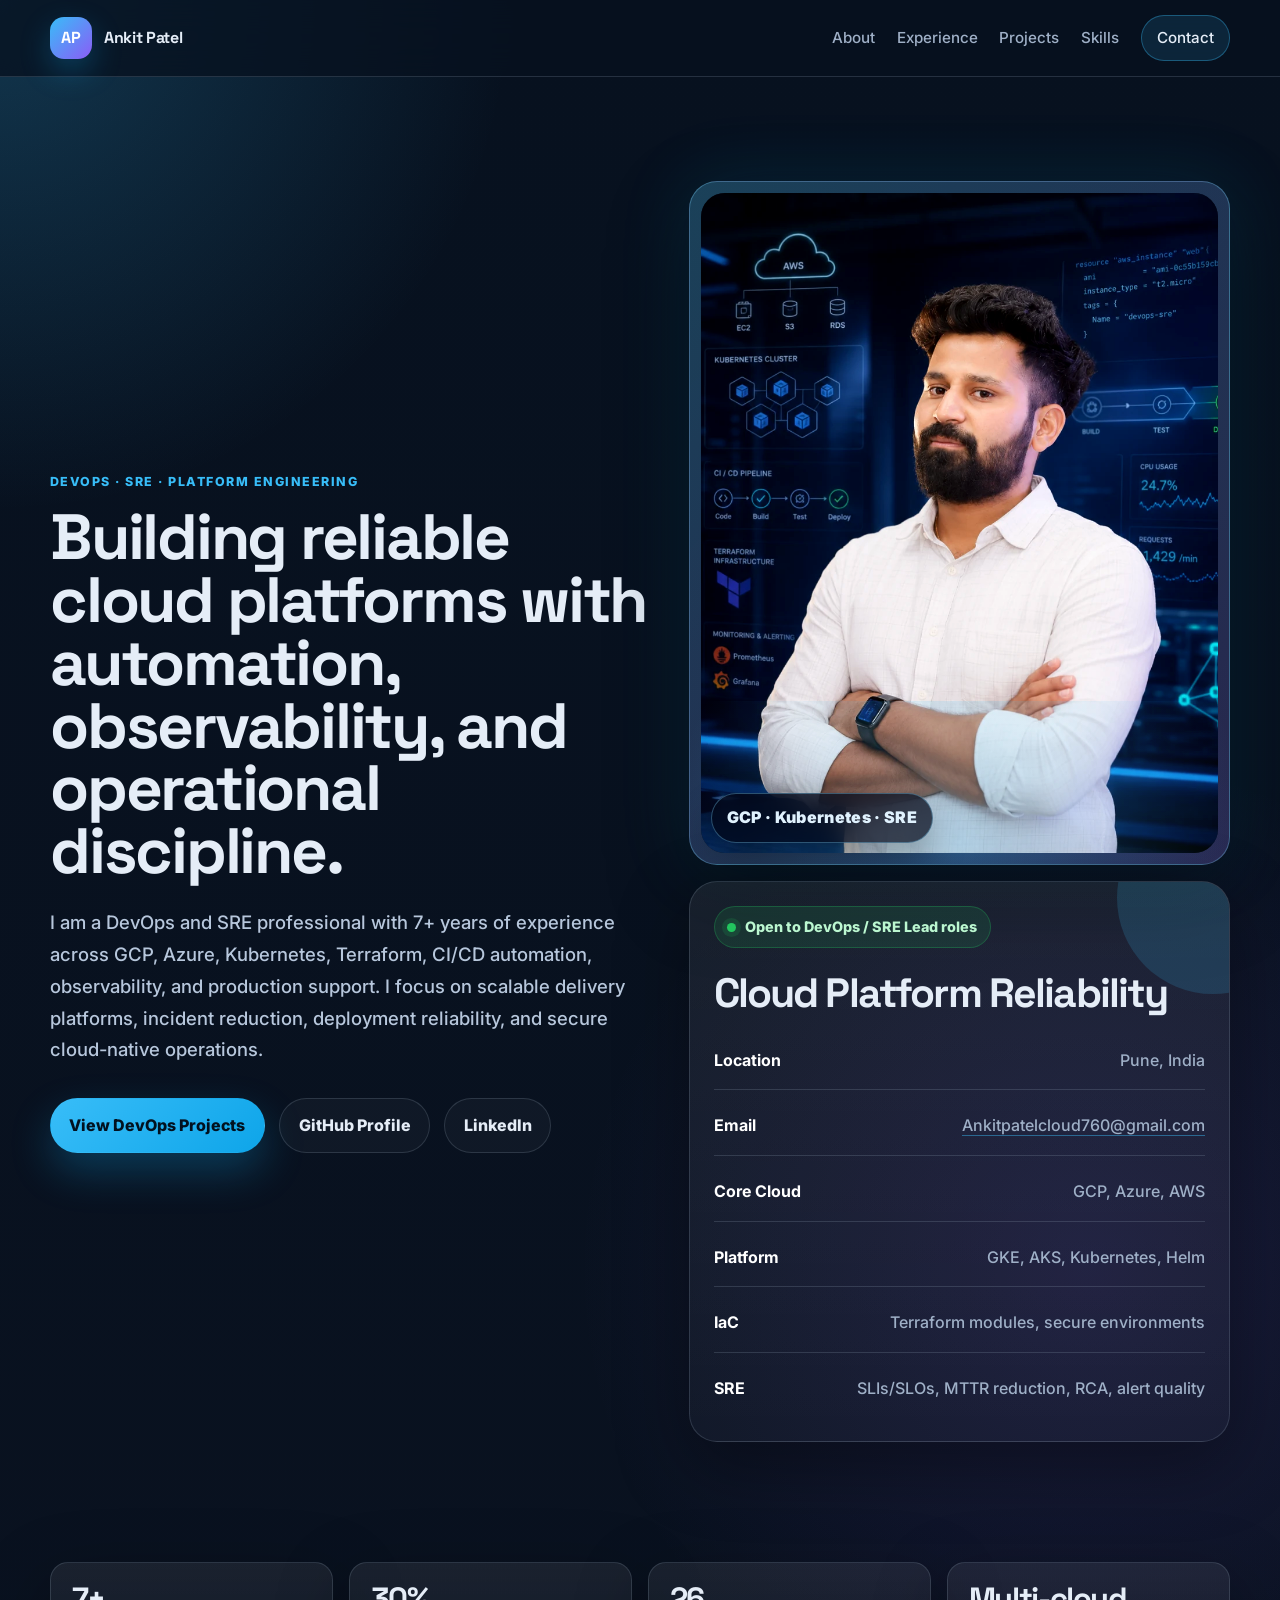
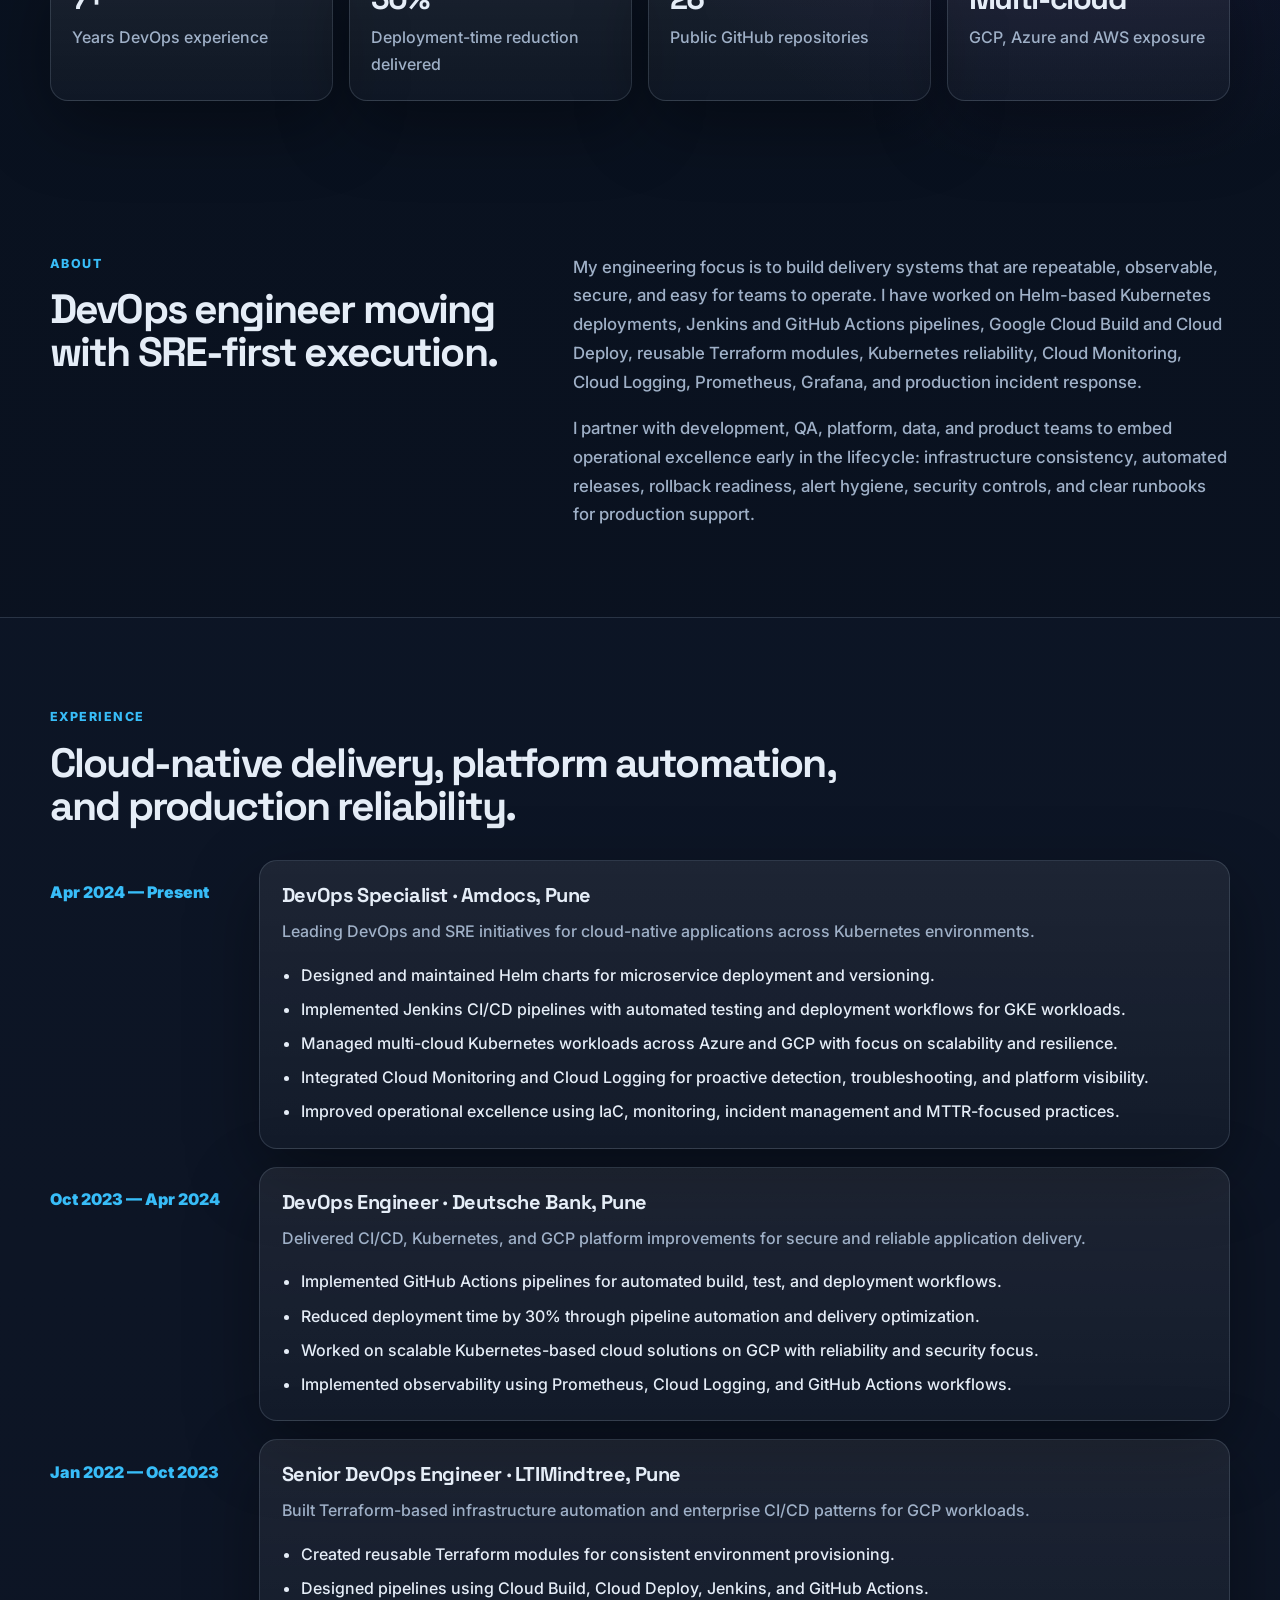
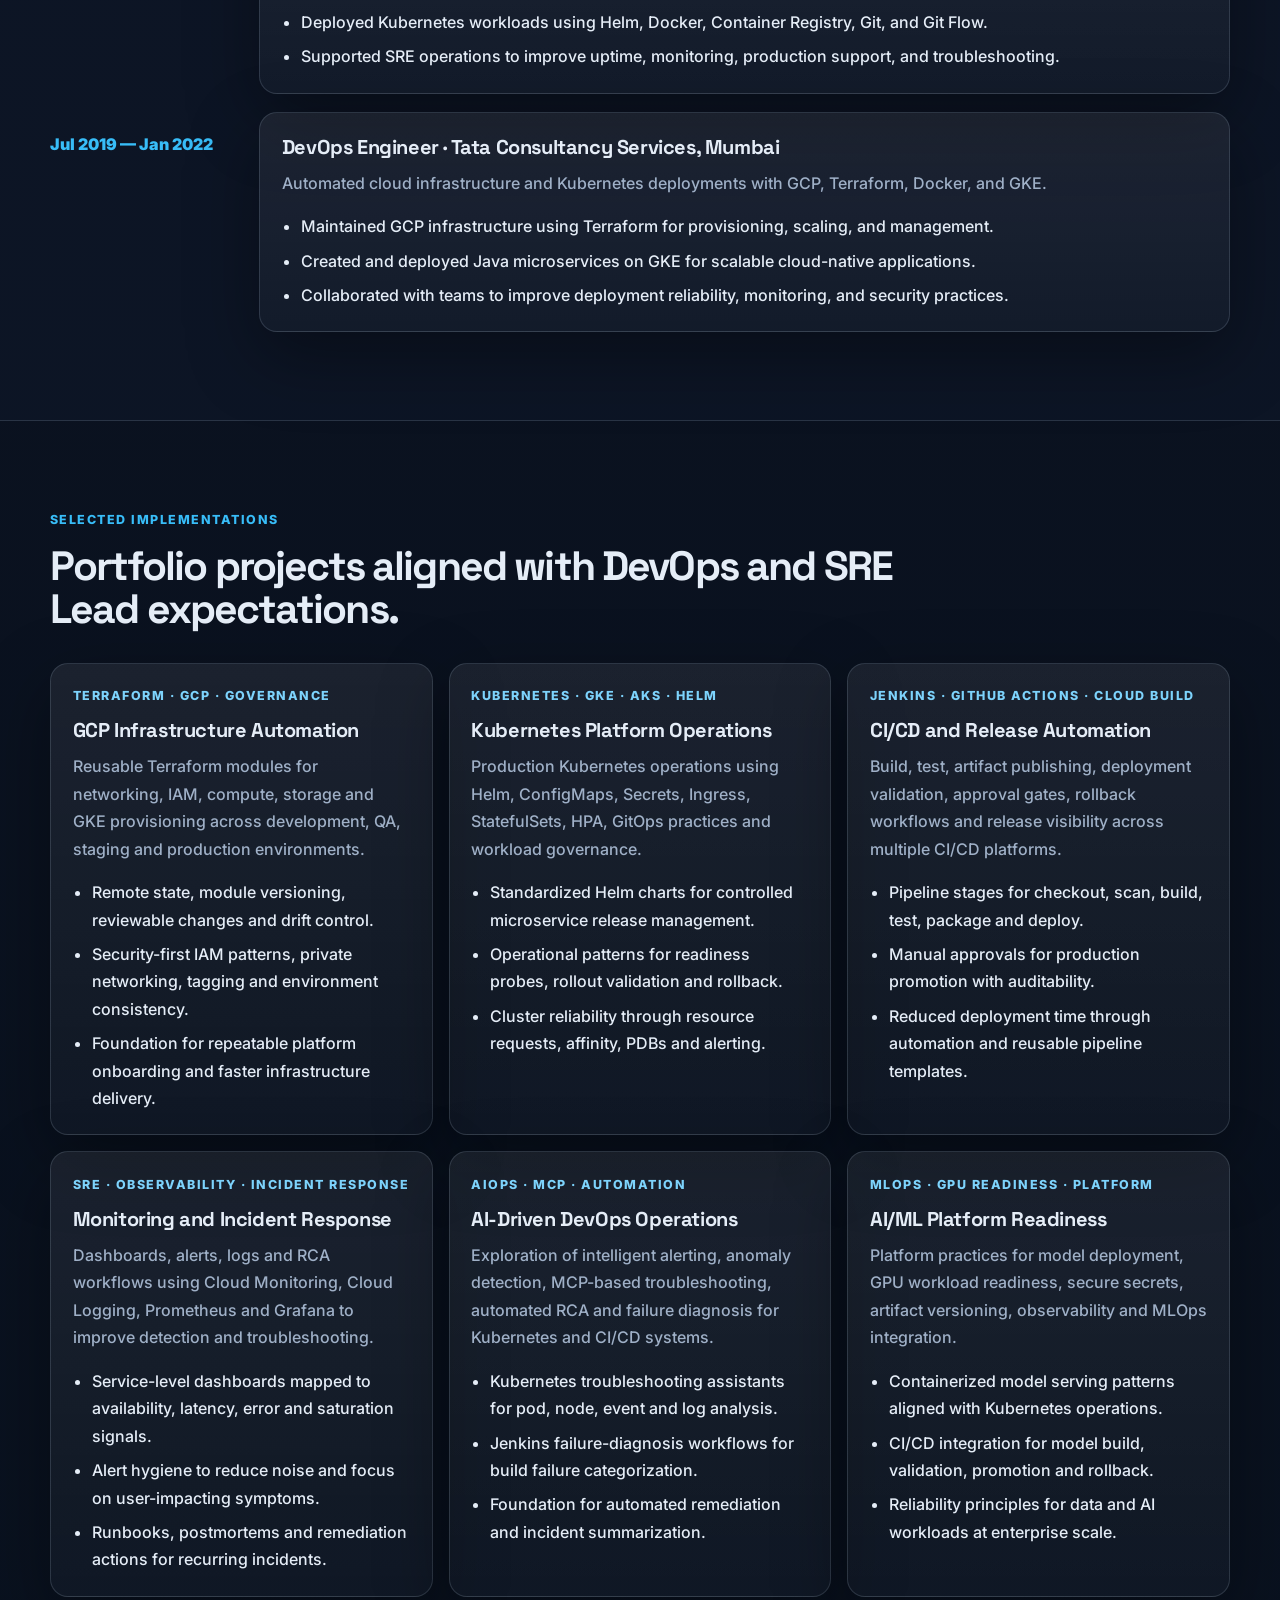
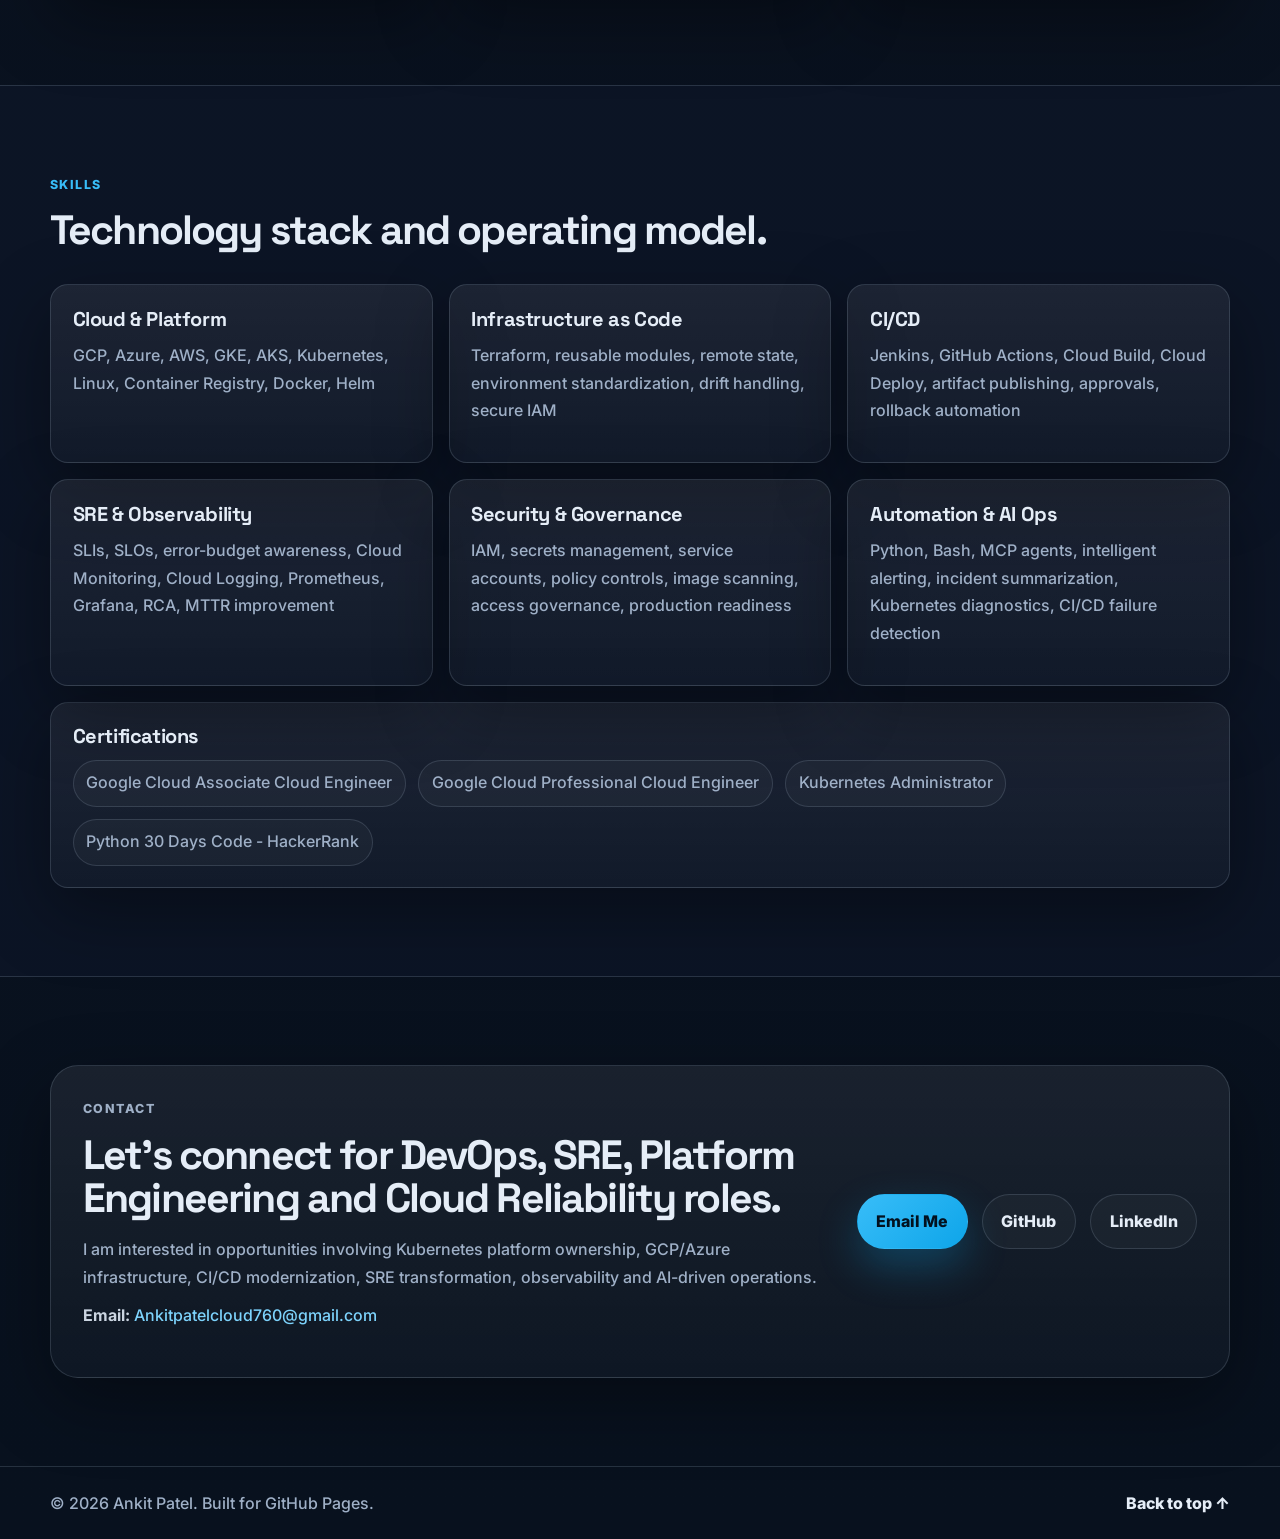
<file: index.html>
<!DOCTYPE html>
<html lang="en">
<head>
  <meta charset="UTF-8" />
  <meta name="viewport" content="width=device-width, initial-scale=1.0" />
  <meta name="description" content="Ankit Patel - DevOps & SRE Lead portfolio focused on GCP, Kubernetes, Terraform, CI/CD, observability, incident response, and AI-driven operations." />
  <meta name="keywords" content="Ankit Patel, DevOps Lead, SRE Lead, GCP, Kubernetes, Terraform, Jenkins, GitHub Actions, Cloud Build, Cloud Deploy, Helm, Istio, Observability" />
  <meta name="author" content="Ankit Patel" />
  <meta property="og:title" content="Ankit Patel | DevOps & SRE Lead" />
  <meta property="og:description" content="Cloud-native DevOps and SRE portfolio covering Kubernetes, GCP, Terraform, CI/CD, observability, incident response and platform reliability." />
  <meta property="og:type" content="website" />
  <meta property="og:url" content="https://ankitpatel1234.github.io/ankit-devops-sre-portfolio/" />
  <meta property="og:image" content="assets/ankit-devops-sre-profile.png" />
  <meta name="theme-color" content="#0f172a" />
  <title>Ankit Patel | DevOps & SRE Lead</title>
  <link rel="preconnect" href="https://fonts.googleapis.com" />
  <link rel="preconnect" href="https://fonts.gstatic.com" crossorigin />
  <link href="https://fonts.googleapis.com/css2?family=Inter:wght@400;500;600;700;800;900&family=Space+Grotesk:wght@500;600;700&display=swap" rel="stylesheet" />
  <link rel="stylesheet" href="styles.css" />
  <link rel="icon" href="assets/favicon.svg" type="image/svg+xml" />
  <script type="application/ld+json">
  {
    "@context": "https://schema.org",
    "@type": "Person",
    "name": "Ankit Patel",
    "jobTitle": "DevOps & SRE Lead",
    "email": "mailto:Ankitpatelcloud760@gmail.com",
    "url": "https://ankitpatel1234.github.io/ankit-devops-sre-portfolio/",
    "sameAs": [
      "https://github.com/Ankitpatel1234",
      "https://www.linkedin.com/in/ankitpatel980633/"
    ],
    "address": {
      "@type": "PostalAddress",
      "addressLocality": "Pune",
      "addressRegion": "Maharashtra",
      "addressCountry": "IN"
    },
    "knowsAbout": ["Google Cloud Platform", "Kubernetes", "Terraform", "Jenkins", "GitHub Actions", "Helm", "Istio", "SRE", "Observability", "AIOps"]
  }
  </script>
</head>
<body>
  <a class="skip-link" href="#main">Skip to content</a>

  <header class="site-header" id="top">
    <nav class="nav container" aria-label="Primary navigation">
      <a class="brand" href="#top" aria-label="Ankit Patel home">
        <span class="brand-mark">AP</span>
        <span>Ankit Patel</span>
      </a>
      <button class="nav-toggle" type="button" aria-label="Open navigation" aria-expanded="false">
        <span></span><span></span><span></span>
      </button>
      <div class="nav-links">
        <a href="#about">About</a>
        <a href="#experience">Experience</a>
        <a href="#projects">Projects</a>
        <a href="#skills">Skills</a>
        <a href="#contact" class="nav-cta">Contact</a>
      </div>
    </nav>
  </header>

  <main id="main">
    <section class="hero section">
      <div class="container hero-grid">
        <div class="hero-copy">
          <p class="eyebrow">DevOps · SRE · Platform Engineering</p>
          <h1>Building reliable cloud platforms with automation, observability, and operational discipline.</h1>
          <p class="hero-summary">
            I am a DevOps and SRE professional with 7+ years of experience across GCP, Azure, Kubernetes, Terraform, CI/CD automation, observability, and production support. I focus on scalable delivery platforms, incident reduction, deployment reliability, and secure cloud-native operations.
          </p>
          <div class="hero-actions" aria-label="Primary actions">
            <a class="button primary" href="#projects">View DevOps Projects</a>
            <a class="button secondary" href="https://github.com/Ankitpatel1234" target="_blank" rel="noreferrer">GitHub Profile</a>
            <a class="button secondary" href="https://www.linkedin.com/in/ankitpatel980633/" target="_blank" rel="noreferrer">LinkedIn</a>
          </div>
        </div>
        <aside class="hero-visual" aria-label="Professional profile snapshot">
          <div class="profile-card">
            <div class="profile-frame">
              <picture>
                <source srcset="assets/ankit-devops-sre-profile.webp" type="image/webp" />
                <img src="assets/ankit-devops-sre-profile.png" alt="Ankit Patel DevOps and SRE Lead profile photo" width="890" height="1212" />
              </picture>
            </div>
            <div class="profile-badge">GCP · Kubernetes · SRE</div>
          </div>

          <div class="hero-card snapshot-card">
            <div class="availability">Open to DevOps / SRE Lead roles</div>
            <h2>Cloud Platform Reliability</h2>
            <ul class="snapshot-list">
              <li><strong>Location</strong><span>Pune, India</span></li>
              <li><strong>Email</strong><a href="mailto:Ankitpatelcloud760@gmail.com">Ankitpatelcloud760@gmail.com</a></li>
              <li><strong>Core Cloud</strong><span>GCP, Azure, AWS</span></li>
              <li><strong>Platform</strong><span>GKE, AKS, Kubernetes, Helm</span></li>
              <li><strong>IaC</strong><span>Terraform modules, secure environments</span></li>
              <li><strong>SRE</strong><span>SLIs/SLOs, MTTR reduction, RCA, alert quality</span></li>
            </ul>
          </div>
        </aside>
      </div>
    </section>

    <section class="metrics section compact">
      <div class="container metrics-grid">
        <article>
          <span class="metric-value">7+</span>
          <span class="metric-label">Years DevOps experience</span>
        </article>
        <article>
          <span class="metric-value">30%</span>
          <span class="metric-label">Deployment-time reduction delivered</span>
        </article>
        <article>
          <span class="metric-value">26</span>
          <span class="metric-label">Public GitHub repositories</span>
        </article>
        <article>
          <span class="metric-value">Multi-cloud</span>
          <span class="metric-label">GCP, Azure and AWS exposure</span>
        </article>
      </div>
    </section>

    <section class="section" id="about">
      <div class="container two-column">
        <div>
          <p class="section-kicker">About</p>
          <h2>DevOps engineer moving with SRE-first execution.</h2>
        </div>
        <div class="rich-text">
          <p>
            My engineering focus is to build delivery systems that are repeatable, observable, secure, and easy for teams to operate. I have worked on Helm-based Kubernetes deployments, Jenkins and GitHub Actions pipelines, Google Cloud Build and Cloud Deploy, reusable Terraform modules, Kubernetes reliability, Cloud Monitoring, Cloud Logging, Prometheus, Grafana, and production incident response.
          </p>
          <p>
            I partner with development, QA, platform, data, and product teams to embed operational excellence early in the lifecycle: infrastructure consistency, automated releases, rollback readiness, alert hygiene, security controls, and clear runbooks for production support.
          </p>
        </div>
      </div>
    </section>

    <section class="section muted" id="experience">
      <div class="container">
        <div class="section-heading">
          <p class="section-kicker">Experience</p>
          <h2>Cloud-native delivery, platform automation, and production reliability.</h2>
        </div>
        <div class="timeline">
          <article class="timeline-item">
            <div class="timeline-date">Apr 2024 — Present</div>
            <div class="timeline-card">
              <h3>DevOps Specialist · Amdocs, Pune</h3>
              <p>Leading DevOps and SRE initiatives for cloud-native applications across Kubernetes environments.</p>
              <ul>
                <li>Designed and maintained Helm charts for microservice deployment and versioning.</li>
                <li>Implemented Jenkins CI/CD pipelines with automated testing and deployment workflows for GKE workloads.</li>
                <li>Managed multi-cloud Kubernetes workloads across Azure and GCP with focus on scalability and resilience.</li>
                <li>Integrated Cloud Monitoring and Cloud Logging for proactive detection, troubleshooting, and platform visibility.</li>
                <li>Improved operational excellence using IaC, monitoring, incident management and MTTR-focused practices.</li>
              </ul>
            </div>
          </article>
          <article class="timeline-item">
            <div class="timeline-date">Oct 2023 — Apr 2024</div>
            <div class="timeline-card">
              <h3>DevOps Engineer · Deutsche Bank, Pune</h3>
              <p>Delivered CI/CD, Kubernetes, and GCP platform improvements for secure and reliable application delivery.</p>
              <ul>
                <li>Implemented GitHub Actions pipelines for automated build, test, and deployment workflows.</li>
                <li>Reduced deployment time by 30% through pipeline automation and delivery optimization.</li>
                <li>Worked on scalable Kubernetes-based cloud solutions on GCP with reliability and security focus.</li>
                <li>Implemented observability using Prometheus, Cloud Logging, and GitHub Actions workflows.</li>
              </ul>
            </div>
          </article>
          <article class="timeline-item">
            <div class="timeline-date">Jan 2022 — Oct 2023</div>
            <div class="timeline-card">
              <h3>Senior DevOps Engineer · LTIMindtree, Pune</h3>
              <p>Built Terraform-based infrastructure automation and enterprise CI/CD patterns for GCP workloads.</p>
              <ul>
                <li>Created reusable Terraform modules for consistent environment provisioning.</li>
                <li>Designed pipelines using Cloud Build, Cloud Deploy, Jenkins, and GitHub Actions.</li>
                <li>Deployed Kubernetes workloads using Helm, Docker, Container Registry, Git, and Git Flow.</li>
                <li>Supported SRE operations to improve uptime, monitoring, production support, and troubleshooting.</li>
              </ul>
            </div>
          </article>
          <article class="timeline-item">
            <div class="timeline-date">Jul 2019 — Jan 2022</div>
            <div class="timeline-card">
              <h3>DevOps Engineer · Tata Consultancy Services, Mumbai</h3>
              <p>Automated cloud infrastructure and Kubernetes deployments with GCP, Terraform, Docker, and GKE.</p>
              <ul>
                <li>Maintained GCP infrastructure using Terraform for provisioning, scaling, and management.</li>
                <li>Created and deployed Java microservices on GKE for scalable cloud-native applications.</li>
                <li>Collaborated with teams to improve deployment reliability, monitoring, and security practices.</li>
              </ul>
            </div>
          </article>
        </div>
      </div>
    </section>

    <section class="section" id="projects">
      <div class="container">
        <div class="section-heading">
          <p class="section-kicker">Selected implementations</p>
          <h2>Portfolio projects aligned with DevOps and SRE Lead expectations.</h2>
        </div>
        <div class="project-grid">
          <article class="project-card">
            <div class="card-topline">Terraform · GCP · Governance</div>
            <h3>GCP Infrastructure Automation</h3>
            <p>Reusable Terraform modules for networking, IAM, compute, storage and GKE provisioning across development, QA, staging and production environments.</p>
            <ul>
              <li>Remote state, module versioning, reviewable changes and drift control.</li>
              <li>Security-first IAM patterns, private networking, tagging and environment consistency.</li>
              <li>Foundation for repeatable platform onboarding and faster infrastructure delivery.</li>
            </ul>
          </article>
          <article class="project-card">
            <div class="card-topline">Kubernetes · GKE · AKS · Helm</div>
            <h3>Kubernetes Platform Operations</h3>
            <p>Production Kubernetes operations using Helm, ConfigMaps, Secrets, Ingress, StatefulSets, HPA, GitOps practices and workload governance.</p>
            <ul>
              <li>Standardized Helm charts for controlled microservice release management.</li>
              <li>Operational patterns for readiness probes, rollout validation and rollback.</li>
              <li>Cluster reliability through resource requests, affinity, PDBs and alerting.</li>
            </ul>
          </article>
          <article class="project-card">
            <div class="card-topline">Jenkins · GitHub Actions · Cloud Build</div>
            <h3>CI/CD and Release Automation</h3>
            <p>Build, test, artifact publishing, deployment validation, approval gates, rollback workflows and release visibility across multiple CI/CD platforms.</p>
            <ul>
              <li>Pipeline stages for checkout, scan, build, test, package and deploy.</li>
              <li>Manual approvals for production promotion with auditability.</li>
              <li>Reduced deployment time through automation and reusable pipeline templates.</li>
            </ul>
          </article>
          <article class="project-card">
            <div class="card-topline">SRE · Observability · Incident Response</div>
            <h3>Monitoring and Incident Response</h3>
            <p>Dashboards, alerts, logs and RCA workflows using Cloud Monitoring, Cloud Logging, Prometheus and Grafana to improve detection and troubleshooting.</p>
            <ul>
              <li>Service-level dashboards mapped to availability, latency, error and saturation signals.</li>
              <li>Alert hygiene to reduce noise and focus on user-impacting symptoms.</li>
              <li>Runbooks, postmortems and remediation actions for recurring incidents.</li>
            </ul>
          </article>
          <article class="project-card">
            <div class="card-topline">AIOps · MCP · Automation</div>
            <h3>AI-Driven DevOps Operations</h3>
            <p>Exploration of intelligent alerting, anomaly detection, MCP-based troubleshooting, automated RCA and failure diagnosis for Kubernetes and CI/CD systems.</p>
            <ul>
              <li>Kubernetes troubleshooting assistants for pod, node, event and log analysis.</li>
              <li>Jenkins failure-diagnosis workflows for build failure categorization.</li>
              <li>Foundation for automated remediation and incident summarization.</li>
            </ul>
          </article>
          <article class="project-card">
            <div class="card-topline">MLOps · GPU Readiness · Platform</div>
            <h3>AI/ML Platform Readiness</h3>
            <p>Platform practices for model deployment, GPU workload readiness, secure secrets, artifact versioning, observability and MLOps integration.</p>
            <ul>
              <li>Containerized model serving patterns aligned with Kubernetes operations.</li>
              <li>CI/CD integration for model build, validation, promotion and rollback.</li>
              <li>Reliability principles for data and AI workloads at enterprise scale.</li>
            </ul>
          </article>
        </div>
      </div>
    </section>

    <section class="section muted" id="skills">
      <div class="container">
        <div class="section-heading">
          <p class="section-kicker">Skills</p>
          <h2>Technology stack and operating model.</h2>
        </div>
        <div class="skill-grid">
          <article>
            <h3>Cloud & Platform</h3>
            <p>GCP, Azure, AWS, GKE, AKS, Kubernetes, Linux, Container Registry, Docker, Helm</p>
          </article>
          <article>
            <h3>Infrastructure as Code</h3>
            <p>Terraform, reusable modules, remote state, environment standardization, drift handling, secure IAM</p>
          </article>
          <article>
            <h3>CI/CD</h3>
            <p>Jenkins, GitHub Actions, Cloud Build, Cloud Deploy, artifact publishing, approvals, rollback automation</p>
          </article>
          <article>
            <h3>SRE & Observability</h3>
            <p>SLIs, SLOs, error-budget awareness, Cloud Monitoring, Cloud Logging, Prometheus, Grafana, RCA, MTTR improvement</p>
          </article>
          <article>
            <h3>Security & Governance</h3>
            <p>IAM, secrets management, service accounts, policy controls, image scanning, access governance, production readiness</p>
          </article>
          <article>
            <h3>Automation & AI Ops</h3>
            <p>Python, Bash, MCP agents, intelligent alerting, incident summarization, Kubernetes diagnostics, CI/CD failure detection</p>
          </article>
        </div>
        <div class="certifications">
          <h3>Certifications</h3>
          <div class="pill-row">
            <span>Google Cloud Associate Cloud Engineer</span>
            <span>Google Cloud Professional Cloud Engineer</span>
            <span>Kubernetes Administrator</span>
            <span>Python 30 Days Code - HackerRank</span>
          </div>
        </div>
      </div>
    </section>

    <section class="section" id="contact">
      <div class="container contact-card">
        <div>
          <p class="section-kicker">Contact</p>
          <h2>Let’s connect for DevOps, SRE, Platform Engineering and Cloud Reliability roles.</h2>
          <p>I am interested in opportunities involving Kubernetes platform ownership, GCP/Azure infrastructure, CI/CD modernization, SRE transformation, observability and AI-driven operations.</p>
          <p class="email-line"><strong>Email:</strong> <a href="mailto:Ankitpatelcloud760@gmail.com">Ankitpatelcloud760@gmail.com</a></p>
        </div>
        <div class="contact-actions">
          <a class="button primary" href="mailto:Ankitpatelcloud760@gmail.com">Email Me</a>
          <a class="button secondary" href="https://github.com/Ankitpatel1234" target="_blank" rel="noreferrer">GitHub</a>
          <a class="button secondary" href="https://www.linkedin.com/in/ankitpatel980633/" target="_blank" rel="noreferrer">LinkedIn</a>
        </div>
      </div>
    </section>
  </main>

  <footer class="site-footer">
    <div class="container footer-grid">
      <p>© <span id="year"></span> Ankit Patel. Built for GitHub Pages.</p>
      <a href="#top">Back to top ↑</a>
    </div>
  </footer>

  <script src="script.js"></script>
</body>
</html>
</file>
<file: styles.css>
:root {
  --bg: #07111f;
  --bg-soft: #0f172a;
  --card: #111d32;
  --muted-card: #16223a;
  --text: #e5edf7;
  --muted: #9fb0c7;
  --line: rgba(148, 163, 184, 0.22);
  --accent: #38bdf8;
  --accent-strong: #0ea5e9;
  --success: #22c55e;
  --white: #ffffff;
  --shadow: 0 24px 70px rgba(0, 0, 0, 0.35);
  --radius-lg: 28px;
  --radius-md: 18px;
  --container: 1180px;
  --font-body: "Inter", ui-sans-serif, system-ui, -apple-system, BlinkMacSystemFont, "Segoe UI", sans-serif;
  --font-heading: "Space Grotesk", "Inter", ui-sans-serif, system-ui, sans-serif;
}

* {
  box-sizing: border-box;
}

html {
  scroll-behavior: smooth;
}

body {
  margin: 0;
  font-family: var(--font-body);
  color: var(--text);
  background:
    radial-gradient(circle at top left, rgba(56, 189, 248, 0.22), transparent 32rem),
    radial-gradient(circle at 85% 20%, rgba(139, 92, 246, 0.13), transparent 32rem),
    linear-gradient(180deg, var(--bg) 0%, #0b1220 45%, #08111e 100%);
  line-height: 1.72;
  font-weight: 500;
  text-rendering: optimizeLegibility;
  -webkit-font-smoothing: antialiased;
}

body.nav-open {
  overflow: hidden;
}

a {
  color: inherit;
  text-decoration: none;
}

ul {
  margin: 0;
  padding-left: 1.2rem;
}

li + li {
  margin-top: 0.42rem;
}

.skip-link {
  position: absolute;
  left: -999px;
  top: 1rem;
  padding: 0.75rem 1rem;
  background: var(--accent);
  color: #03111f;
  border-radius: 999px;
  z-index: 1000;
}

.skip-link:focus {
  left: 1rem;
}

.container {
  width: min(100% - 2rem, var(--container));
  margin: 0 auto;
}

.section {
  padding: 5.5rem 0;
}

.section.compact {
  padding: 2rem 0 4rem;
}

.muted {
  background: rgba(15, 23, 42, 0.58);
  border-top: 1px solid var(--line);
  border-bottom: 1px solid var(--line);
}

.site-header {
  position: sticky;
  top: 0;
  z-index: 100;
  backdrop-filter: blur(18px);
  background: rgba(7, 17, 31, 0.78);
  border-bottom: 1px solid var(--line);
}

.nav {
  min-height: 76px;
  display: flex;
  align-items: center;
  justify-content: space-between;
  gap: 1rem;
}

.brand {
  display: inline-flex;
  align-items: center;
  gap: 0.75rem;
  font-weight: 800;
  letter-spacing: -0.02em;
}

.brand-mark {
  display: inline-grid;
  place-items: center;
  width: 42px;
  height: 42px;
  border-radius: 14px;
  background: linear-gradient(135deg, var(--accent), #8b5cf6);
  color: var(--white);
  box-shadow: 0 12px 30px rgba(14, 165, 233, 0.28);
}

.nav-links {
  display: flex;
  align-items: center;
  gap: 1.35rem;
  color: var(--muted);
  font-size: 0.95rem;
}

.nav-links a:hover,
.nav-links a:focus {
  color: var(--white);
}

.nav-cta {
  padding: 0.58rem 0.95rem;
  border-radius: 999px;
  background: rgba(56, 189, 248, 0.12);
  border: 1px solid rgba(56, 189, 248, 0.35);
  color: var(--text) !important;
}

.nav-toggle {
  display: none;
  flex-direction: column;
  justify-content: center;
  gap: 5px;
  width: 44px;
  height: 44px;
  border: 1px solid var(--line);
  border-radius: 12px;
  background: transparent;
  cursor: pointer;
}

.nav-toggle span {
  display: block;
  width: 20px;
  height: 2px;
  margin: 0 auto;
  background: var(--text);
  border-radius: 999px;
}

.hero {
  padding-top: 6.5rem;
}

.hero-grid {
  display: grid;
  grid-template-columns: minmax(0, 1.05fr) minmax(360px, 0.95fr);
  gap: 2.5rem;
  align-items: center;
}

.eyebrow,
.section-kicker,
.card-topline {
  margin: 0 0 0.9rem;
  color: var(--accent);
  font-weight: 800;
  text-transform: uppercase;
  letter-spacing: 0.12em;
  font-size: 0.78rem;
}

h1,
h2,
h3,
p {
  margin-top: 0;
}

h1,
h2,
h3,
.brand,
.metric-value {
  font-family: var(--font-heading);
}

h1 {
  max-width: 820px;
  font-size: clamp(2.6rem, 5vw, 5.1rem);
  line-height: 0.98;
  letter-spacing: -0.035em;
  margin-bottom: 1.5rem;
}

h2 {
  font-size: clamp(2rem, 3.2vw, 3.35rem);
  line-height: 1.05;
  letter-spacing: -0.045em;
  margin-bottom: 1rem;
}

h3 {
  font-size: 1.25rem;
  line-height: 1.2;
  letter-spacing: -0.02em;
  margin-bottom: 0.7rem;
}

.hero-summary {
  max-width: 780px;
  color: #b7c7dc;
  font-size: 1.16rem;
  margin-bottom: 2rem;
}

.hero-actions,
.contact-actions {
  display: flex;
  flex-wrap: wrap;
  gap: 0.9rem;
}

.button {
  display: inline-flex;
  align-items: center;
  justify-content: center;
  min-height: 48px;
  padding: 0.78rem 1.15rem;
  border-radius: 999px;
  font-weight: 800;
  border: 1px solid transparent;
  transition: transform 180ms ease, border-color 180ms ease, background 180ms ease;
}

.button:hover,
.button:focus {
  transform: translateY(-2px);
}

.button.primary {
  background: linear-gradient(135deg, var(--accent), var(--accent-strong));
  color: #02111f;
  box-shadow: 0 18px 40px rgba(14, 165, 233, 0.28);
}

.button.secondary {
  border-color: var(--line);
  background: rgba(255, 255, 255, 0.03);
  color: var(--text);
}

.hero-card,
.contact-card,
.project-card,
.timeline-card,
.skill-grid article,
.metrics-grid article,
.certifications {
  background: linear-gradient(180deg, rgba(255, 255, 255, 0.072), rgba(255, 255, 255, 0.026));
  border: 1px solid var(--line);
  box-shadow: var(--shadow);
}

.hero-card {
  border-radius: var(--radius-lg);
  padding: 1.5rem;
  position: relative;
  overflow: hidden;
}

.hero-card::before {
  content: "";
  position: absolute;
  right: -5rem;
  top: -5rem;
  width: 12rem;
  height: 12rem;
  border-radius: 999px;
  background: rgba(56, 189, 248, 0.16);
}

.availability {
  display: inline-flex;
  align-items: center;
  gap: 0.55rem;
  padding: 0.48rem 0.8rem;
  margin-bottom: 1.5rem;
  border-radius: 999px;
  color: #bbf7d0;
  background: rgba(34, 197, 94, 0.12);
  border: 1px solid rgba(34, 197, 94, 0.28);
  font-size: 0.9rem;
  font-weight: 800;
}

.hero-visual {
  display: grid;
  gap: 1rem;
  align-self: stretch;
}

.profile-card {
  position: relative;
  overflow: hidden;
  border-radius: var(--radius-lg);
  padding: 0.7rem;
  background:
    linear-gradient(135deg, rgba(56, 189, 248, 0.24), rgba(139, 92, 246, 0.18)),
    rgba(255, 255, 255, 0.04);
  border: 1px solid rgba(125, 211, 252, 0.34);
  box-shadow: 0 30px 80px rgba(0, 0, 0, 0.46), 0 0 70px rgba(14, 165, 233, 0.16);
}

.profile-card::after {
  content: "";
  position: absolute;
  inset: auto -25% -18% -25%;
  height: 42%;
  background: radial-gradient(circle, rgba(56, 189, 248, 0.28), transparent 68%);
  pointer-events: none;
}

.profile-frame {
  position: relative;
  overflow: hidden;
  border-radius: 24px;
  background: #0b1220;
}

.profile-frame img {
  display: block;
  width: 100%;
  height: auto;
  max-height: 660px;
  object-fit: cover;
  object-position: center top;
  filter: saturate(1.05) contrast(1.03);
}

.profile-badge {
  position: absolute;
  left: 1.35rem;
  bottom: 1.35rem;
  z-index: 2;
  display: inline-flex;
  align-items: center;
  padding: 0.62rem 0.92rem;
  border-radius: 999px;
  color: #e0f2fe;
  background: rgba(2, 6, 23, 0.72);
  border: 1px solid rgba(125, 211, 252, 0.34);
  backdrop-filter: blur(14px);
  font-weight: 900;
  letter-spacing: 0.02em;
  box-shadow: 0 16px 36px rgba(0, 0, 0, 0.32);
}

.availability::before {
  content: "";
  width: 9px;
  height: 9px;
  border-radius: 999px;
  background: var(--success);
  box-shadow: 0 0 0 5px rgba(34, 197, 94, 0.14);
}

.snapshot-list {
  list-style: none;
  padding: 0;
}

.snapshot-list li {
  display: flex;
  justify-content: space-between;
  gap: 1rem;
  padding: 0.95rem 0;
  border-bottom: 1px solid var(--line);
}

.snapshot-list li:last-child {
  border-bottom: 0;
}

.snapshot-list strong {
  color: var(--white);
}

.snapshot-list span,
.snapshot-list a {
  color: var(--muted);
  text-align: right;
}

.snapshot-list a {
  overflow-wrap: anywhere;
  text-decoration: underline;
  text-decoration-color: rgba(56, 189, 248, 0.45);
  text-underline-offset: 4px;
}

.snapshot-list a:hover,
.snapshot-list a:focus,
.email-line a:hover,
.email-line a:focus {
  color: var(--white);
}

.email-line {
  margin-top: -0.35rem;
  color: #cbd5e1 !important;
}

.email-line a {
  color: #7dd3fc;
  overflow-wrap: anywhere;
}

.metrics-grid {
  display: grid;
  grid-template-columns: repeat(4, minmax(0, 1fr));
  gap: 1rem;
}

.metrics-grid article {
  border-radius: var(--radius-md);
  padding: 1.3rem;
}

.metric-value {
  display: block;
  font-size: clamp(1.7rem, 2.4vw, 2.55rem);
  line-height: 1;
  font-weight: 900;
  letter-spacing: -0.045em;
}

.metric-label {
  display: block;
  color: var(--muted);
  margin-top: 0.55rem;
}

.two-column {
  display: grid;
  grid-template-columns: minmax(0, 0.84fr) minmax(0, 1.16fr);
  gap: 3rem;
}

.rich-text {
  color: var(--muted);
  font-size: 1.05rem;
}

.rich-text p:last-child {
  margin-bottom: 0;
}

.section-heading {
  max-width: 850px;
  margin-bottom: 2rem;
}

.timeline {
  display: grid;
  gap: 1.15rem;
}

.timeline-item {
  display: grid;
  grid-template-columns: 190px minmax(0, 1fr);
  gap: 1.2rem;
  align-items: start;
}

.timeline-date {
  color: var(--accent);
  font-weight: 900;
  padding-top: 1.2rem;
}

.timeline-card {
  border-radius: var(--radius-md);
  padding: 1.35rem;
}

.timeline-card p,
.project-card p,
.skill-grid p,
.contact-card p {
  color: var(--muted);
}

.timeline-card ul,
.project-card ul {
  color: var(--text);
}

.project-grid,
.skill-grid {
  display: grid;
  grid-template-columns: repeat(3, minmax(0, 1fr));
  gap: 1rem;
}

.project-card,
.skill-grid article {
  border-radius: var(--radius-md);
  padding: 1.35rem;
}

.project-card {
  min-height: 370px;
}

.card-topline {
  margin-bottom: 0.7rem;
  color: #7dd3fc;
}

.certifications {
  margin-top: 1rem;
  border-radius: var(--radius-md);
  padding: 1.35rem;
}

.pill-row {
  display: flex;
  flex-wrap: wrap;
  gap: 0.75rem;
}

.pill-row span {
  border: 1px solid var(--line);
  border-radius: 999px;
  padding: 0.55rem 0.8rem;
  color: var(--muted);
  background: rgba(255, 255, 255, 0.03);
}

.contact-card {
  display: grid;
  grid-template-columns: minmax(0, 1fr) auto;
  gap: 2rem;
  align-items: center;
  border-radius: var(--radius-lg);
  padding: 2rem;
}

.site-footer {
  border-top: 1px solid var(--line);
  padding: 1.4rem 0;
  color: var(--muted);
}

.footer-grid {
  display: flex;
  justify-content: space-between;
  gap: 1rem;
  flex-wrap: wrap;
}

.footer-grid p {
  margin: 0;
}

.footer-grid a {
  color: var(--text);
  font-weight: 800;
}

@media (max-width: 940px) {
  .nav-toggle {
    display: flex;
  }

  .nav-links {
    position: fixed;
    inset: 76px 1rem auto 1rem;
    display: none;
    flex-direction: column;
    align-items: stretch;
    padding: 1rem;
    border: 1px solid var(--line);
    border-radius: 20px;
    background: rgba(7, 17, 31, 0.98);
    box-shadow: var(--shadow);
  }

  .nav-links.active {
    display: flex;
  }

  .nav-links a {
    padding: 0.8rem 0.9rem;
  }

  .hero-grid,
  .two-column,
  .contact-card {
    grid-template-columns: 1fr;
  }

  .hero-visual {
    max-width: 640px;
    margin-inline: auto;
    width: 100%;
  }

  .metrics-grid,
  .project-grid,
  .skill-grid {
    grid-template-columns: repeat(2, minmax(0, 1fr));
  }

  .contact-actions {
    justify-content: flex-start;
  }
}

@media (max-width: 680px) {
  .section {
    padding: 4rem 0;
  }

  .hero {
    padding-top: 4.5rem;
  }

  h1 {
    font-size: 2.55rem;
  }

  .metrics-grid,
  .project-grid,
  .skill-grid,
  .timeline-item {
    grid-template-columns: 1fr;
  }

  .timeline-date {
    padding-top: 0;
  }

  .hero-actions,
  .contact-actions {
    flex-direction: column;
  }

  .button {
    width: 100%;
  }

  .snapshot-list li {
    flex-direction: column;
  }

  .snapshot-list span,
  .snapshot-list a {
    text-align: left;
  }

  .profile-badge {
    left: 1rem;
    bottom: 1rem;
    font-size: 0.86rem;
  }
}
</file>
